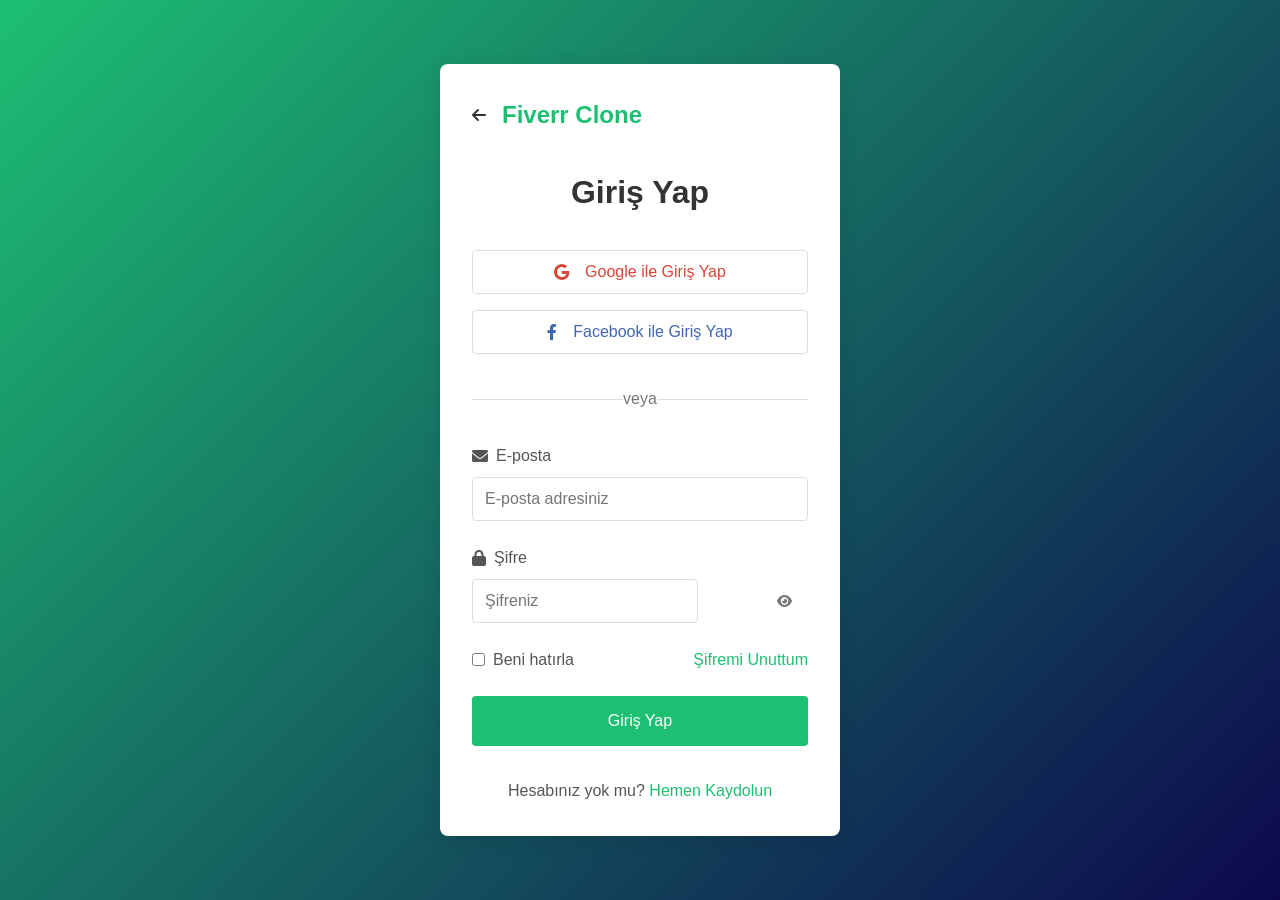
<file: login.html>
<!DOCTYPE html>
<html lang="tr">
<head>
    <meta charset="UTF-8">
    <meta name="viewport" content="width=device-width, initial-scale=1.0">
    <title>Giriş Yap - Fiverr Clone</title>
    <link rel="stylesheet" href="style.css">
    <link rel="stylesheet" href="auth.css">
    <link rel="stylesheet" href="https://cdnjs.cloudflare.com/ajax/libs/font-awesome/6.0.0/css/all.min.css">
</head>
<body>
    <div class="auth-container">
        <div class="auth-box">
            <a href="index.html" class="logo-link">
                <i class="fas fa-arrow-left"></i>
                <span class="logo-text">Fiverr Clone</span>
            </a>
            
            <h1>Giriş Yap</h1>
            
            <div class="social-login">
                <button class="social-btn google">
                    <i class="fab fa-google"></i>
                    Google ile Giriş Yap
                </button>
                <button class="social-btn facebook">
                    <i class="fab fa-facebook-f"></i>
                    Facebook ile Giriş Yap
                </button>
            </div>

            <div class="divider">
                <span>veya</span>
            </div>

            <form class="auth-form">
                <div class="form-group">
                    <label for="email">
                        <i class="fas fa-envelope"></i>
                        E-posta
                    </label>
                    <input type="email" id="email" required placeholder="E-posta adresiniz">
                </div>

                <div class="form-group">
                    <label for="password">
                        <i class="fas fa-lock"></i>
                        Şifre
                    </label>
                    <div class="password-input">
                        <input type="password" id="password" required placeholder="Şifreniz">
                        <button type="button" class="toggle-password">
                            <i class="fas fa-eye"></i>
                        </button>
                    </div>
                </div>

                <div class="form-options">
                    <label class="remember-me">
                        <input type="checkbox">
                        <span>Beni hatırla</span>
                    </label>
                    <a href="#" class="forgot-password">Şifremi Unuttum</a>
                </div>

                <button type="submit" class="btn-auth">Giriş Yap</button>
            </form>

            <p class="auth-footer">
                Hesabınız yok mu? <a href="register.html">Hemen Kaydolun</a>
            </p>
        </div>
    </div>

    <script>
        // Şifre göster/gizle
        const togglePassword = document.querySelector('.toggle-password');
        const passwordInput = document.querySelector('#password');

        togglePassword.addEventListener('click', function() {
            const type = passwordInput.getAttribute('type') === 'password' ? 'text' : 'password';
            passwordInput.setAttribute('type', type);
            this.querySelector('i').classList.toggle('fa-eye');
            this.querySelector('i').classList.toggle('fa-eye-slash');
        });
    </script>
</body>
</html>
</file>
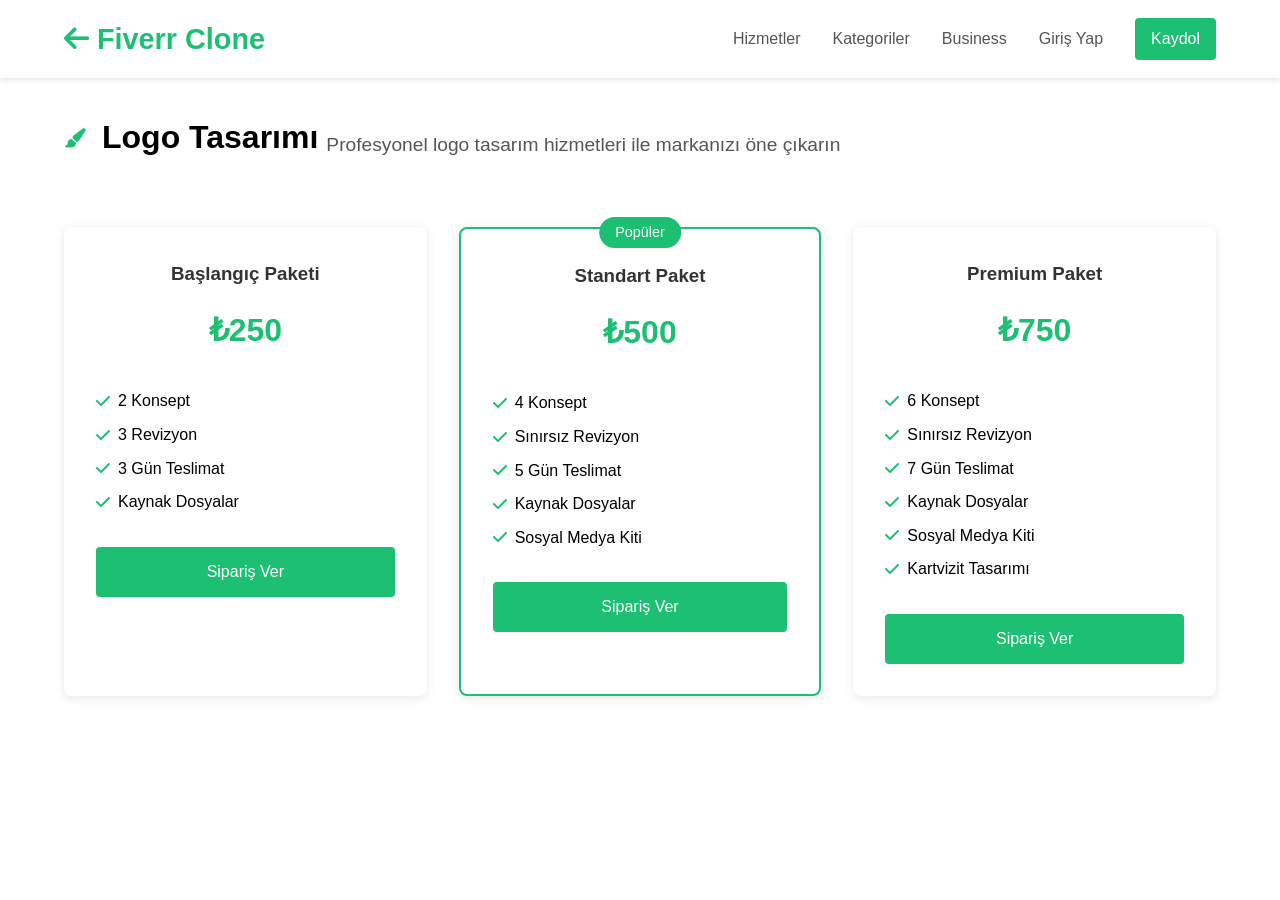
<file: logo-design.html>
<!DOCTYPE html>
<html lang="tr">
<head>
    <meta charset="UTF-8">
    <meta name="viewport" content="width=device-width, initial-scale=1.0">
    <title>Logo Tasarımı - Fiverr Clone</title>
    <link rel="stylesheet" href="../style.css">
    <link rel="stylesheet" href="services.css">
    <link rel="stylesheet" href="https://cdnjs.cloudflare.com/ajax/libs/font-awesome/6.0.0/css/all.min.css">
</head>
<body>
    <header>
        <nav class="navbar">
            <div class="logo">
                <a href="../index.html"><i class="fas fa-arrow-left"></i> Fiverr Clone</a>
            </div>
            <div class="nav-links">
                <a href="../index.html#services" class="nav-item">Hizmetler</a>
                <a href="../index.html#categories" class="nav-item">Kategoriler</a>
                <a href="../index.html#business" class="nav-item">Business</a>
                <a href="login.html" class="nav-item">Giriş Yap</a>
                <a href="register.html" class="nav-item btn-join">Kaydol</a>
            </div>
        </nav>
    </header>

    <main class="service-detail">
        <div class="service-header">
            <div class="service-title">
                <i class="fas fa-paint-brush service-icon"></i>
                <h1>Logo Tasarımı</h1>
            </div>
            <p class="service-description">Profesyonel logo tasarım hizmetleri ile markanızı öne çıkarın</p>
        </div>

        <div class="service-packages">
            <div class="package-card">
                <h3>Başlangıç Paketi</h3>
                <div class="price">₺250</div>
                <ul>
                    <li><i class="fas fa-check"></i> 2 Konsept</li>
                    <li><i class="fas fa-check"></i> 3 Revizyon</li>
                    <li><i class="fas fa-check"></i> 3 Gün Teslimat</li>
                    <li><i class="fas fa-check"></i> Kaynak Dosyalar</li>
                </ul>
                <button class="btn-order">Sipariş Ver</button>
            </div>

            <div class="package-card featured">
                <div class="featured-label">Popüler</div>
                <h3>Standart Paket</h3>
                <div class="price">₺500</div>
                <ul>
                    <li><i class="fas fa-check"></i> 4 Konsept</li>
                    <li><i class="fas fa-check"></i> Sınırsız Revizyon</li>
                    <li><i class="fas fa-check"></i> 5 Gün Teslimat</li>
                    <li><i class="fas fa-check"></i> Kaynak Dosyalar</li>
                    <li><i class="fas fa-check"></i> Sosyal Medya Kiti</li>
                </ul>
                <button class="btn-order">Sipariş Ver</button>
            </div>

            <div class="package-card">
                <h3>Premium Paket</h3>
                <div class="price">₺750</div>
                <ul>
                    <li><i class="fas fa-check"></i> 6 Konsept</li>
                    <li><i class="fas fa-check"></i> Sınırsız Revizyon</li>
                    <li><i class="fas fa-check"></i> 7 Gün Teslimat</li>
                    <li><i class="fas fa-check"></i> Kaynak Dosyalar</li>
                    <li><i class="fas fa-check"></i> Sosyal Medya Kiti</li>
                    <li><i class="fas fa-check"></i> Kartvizit Tasarımı</li>
                </ul>
                <button class="btn-order">Sipariş Ver</button>
            </div>
        </div>
    </main>
</body>
</html>
</file>
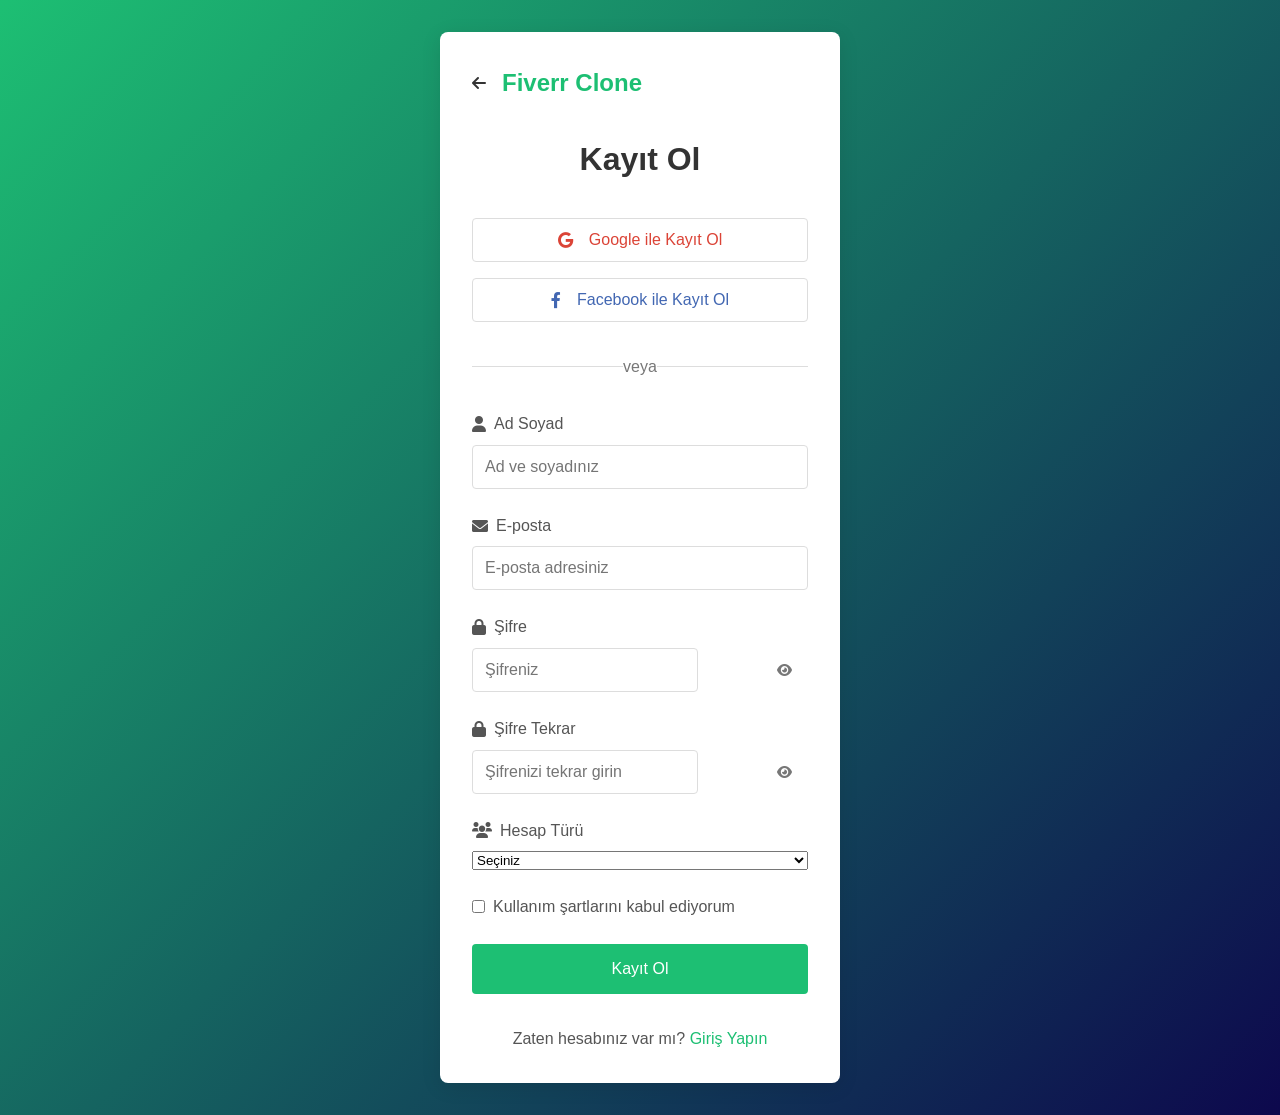
<file: register.html>
<!DOCTYPE html>
<html lang="tr">
<head>
    <meta charset="UTF-8">
    <meta name="viewport" content="width=device-width, initial-scale=1.0">
    <title>Kayıt Ol - Fiverr Clone</title>
    <link rel="stylesheet" href="style.css">
    <link rel="stylesheet" href="auth.css">
    <link rel="stylesheet" href="https://cdnjs.cloudflare.com/ajax/libs/font-awesome/6.0.0/css/all.min.css">
</head>
<body>
    <div class="auth-container">
        <div class="auth-box">
            <a href="index.html" class="logo-link">
                <i class="fas fa-arrow-left"></i>
                <span class="logo-text">Fiverr Clone</span>
            </a>
            
            <h1>Kayıt Ol</h1>
            
            <div class="social-login">
                <button class="social-btn google">
                    <i class="fab fa-google"></i>
                    Google ile Kayıt Ol
                </button>
                <button class="social-btn facebook">
                    <i class="fab fa-facebook-f"></i>
                    Facebook ile Kayıt Ol
                </button>
            </div>

            <div class="divider">
                <span>veya</span>
            </div>

            <form class="auth-form">
                <div class="form-group">
                    <label for="fullname">
                        <i class="fas fa-user"></i>
                        Ad Soyad
                    </label>
                    <input type="text" id="fullname" required placeholder="Ad ve soyadınız">
                </div>

                <div class="form-group">
                    <label for="email">
                        <i class="fas fa-envelope"></i>
                        E-posta
                    </label>
                    <input type="email" id="email" required placeholder="E-posta adresiniz">
                </div>

                <div class="form-group">
                    <label for="password">
                        <i class="fas fa-lock"></i>
                        Şifre
                    </label>
                    <div class="password-input">
                        <input type="password" id="password" required placeholder="Şifreniz">
                        <button type="button" class="toggle-password">
                            <i class="fas fa-eye"></i>
                        </button>
                    </div>
                </div>

                <div class="form-group">
                    <label for="password-confirm">
                        <i class="fas fa-lock"></i>
                        Şifre Tekrar
                    </label>
                    <div class="password-input">
                        <input type="password" id="password-confirm" required placeholder="Şifrenizi tekrar girin">
                        <button type="button" class="toggle-password">
                            <i class="fas fa-eye"></i>
                        </button>
                    </div>
                </div>

                <div class="form-group">
                    <label for="user-type">
                        <i class="fas fa-users"></i>
                        Hesap Türü
                    </label>
                    <select id="user-type" required>
                        <option value="">Seçiniz</option>
                        <option value="buyer">Hizmet Almak İstiyorum</option>
                        <option value="seller">Hizmet Vermek İstiyorum</option>
                    </select>
                </div>

                <div class="form-options">
                    <label class="remember-me">
                        <input type="checkbox" required>
                        <span>Kullanım şartlarını kabul ediyorum</span>
                    </label>
                </div>

                <button type="submit" class="btn-auth">Kayıt Ol</button>
            </form>

            <p class="auth-footer">
                Zaten hesabınız var mı? <a href="login.html">Giriş Yapın</a>
            </p>
        </div>
    </div>

    <script>
        // Şifre göster/gizle
        document.querySelectorAll('.toggle-password').forEach(button => {
            button.addEventListener('click', function() {
                const input = this.parentElement.querySelector('input');
                const type = input.getAttribute('type') === 'password' ? 'text' : 'password';
                input.setAttribute('type', type);
                this.querySelector('i').classList.toggle('fa-eye');
                this.querySelector('i').classList.toggle('fa-eye-slash');
            });
        });

        // Form doğrulama
        const form = document.querySelector('.auth-form');
        form.addEventListener('submit', function(e) {
            e.preventDefault();
            const password = document.querySelector('#password').value;
            const passwordConfirm = document.querySelector('#password-confirm').value;

            if (password !== passwordConfirm) {
                alert('Şifreler eşleşmiyor!');
                return;
            }

            // Burada kayıt işlemi yapılacak
            alert('Kayıt başarılı!');
            window.location.href = 'login.html';
        });
    </script>
</body>
</html>
</file>
<file: style.css>
/* Genel Stiller */
* {
    margin: 0;
    padding: 0;
    box-sizing: border-box;
    font-family: 'Segoe UI', Tahoma, Geneva, Verdana, sans-serif;
}

body {
    line-height: 1.6;
}

/* Navbar Stili */
.navbar {
    display: flex;
    justify-content: space-between;
    align-items: center;
    padding: 1rem 5%;
    background-color: white;
    box-shadow: 0 2px 5px rgba(0,0,0,0.1);
    position: fixed;
    width: 100%;
    top: 0;
    z-index: 1000;
}

.logo a {
    color: #1dbf73;
    text-decoration: none;
    font-size: 1.8rem;
    font-weight: bold;
}

.nav-links {
    display: flex;
    gap: 2rem;
    align-items: center;
}

.nav-item {
    text-decoration: none;
    color: #555;
    font-weight: 500;
    transition: color 0.3s;
}

.nav-item:hover {
    color: #1dbf73;
}

.btn-join {
    background-color: #1dbf73;
    color: white !important;
    padding: 0.5rem 1rem;
    border-radius: 4px;
    transition: background-color 0.3s;
}

.btn-join:hover {
    background-color: #18a864;
}

.mobile-menu {
    display: none;
    font-size: 1.5rem;
    cursor: pointer;
}

/* Hero Bölümü */
.hero {
    background: linear-gradient(rgba(0,0,0,0.5), rgba(0,0,0,0.5)), url('https://fiverr-res.cloudinary.com/q_auto,f_auto,w_1400,dpr_1.0/v1/attachments/generic_asset/asset/50218c41d277f7d85feeaf3fed2e70b1-1599072608122/bg-hero-1-1792-x1.png');
    background-size: cover;
    background-position: center;
    height: 600px;
    display: flex;
    align-items: center;
    justify-content: center;
    text-align: center;
    color: white;
    margin-top: 60px;
}

.hero-content {
    max-width: 800px;
    padding: 2rem;
}

.hero h1 {
    font-size: 3rem;
    margin-bottom: 1rem;
}

.search-box {
    margin-top: 2rem;
    display: flex;
    justify-content: center;
    gap: 0.5rem;
}

.search-box input {
    padding: 1rem;
    width: 60%;
    border: none;
    border-radius: 4px;
    font-size: 1rem;
}

.search-btn {
    background-color: #1dbf73;
    color: white;
    border: none;
    padding: 1rem 2rem;
    border-radius: 4px;
    cursor: pointer;
    font-size: 1rem;
    transition: background-color 0.3s;
}

.search-btn:hover {
    background-color: #18a864;
}

/* Hizmetler Bölümü */
.services {
    padding: 4rem 5%;
    background-color: #f5f5f5;
}

.service-slider {
    display: flex;
    gap: 2rem;
    overflow-x: auto;
    padding: 2rem 0;
    scrollbar-width: none;
}

.service-slider::-webkit-scrollbar {
    display: none;
}

.service-card {
    min-width: 300px;
    background: white;
    border-radius: 8px;
    overflow: hidden;
    box-shadow: 0 2px 10px rgba(0,0,0,0.1);
    transition: transform 0.3s;
    text-decoration: none;
    color: inherit;
}

.service-card:hover {
    transform: translateY(-5px);
}

.service-card img {
    width: 100%;
    height: 200px;
    object-fit: cover;
}

.service-info {
    padding: 1rem;
}

.service-header {
    display: flex;
    align-items: center;
    gap: 0.5rem;
    margin-bottom: 0.5rem;
}

.service-header i {
    color: #1dbf73;
    font-size: 1.2rem;
}

.service-info h3 {
    color: #333;
    margin-bottom: 0.5rem;
}

.service-info p {
    color: #1dbf73;
    font-weight: 500;
}

/* Kategoriler */
.categories {
    padding: 4rem 5%;
}

.categories h2 {
    text-align: center;
    margin-bottom: 2rem;
    color: #333;
}

.category-grid {
    display: grid;
    grid-template-columns: repeat(auto-fit, minmax(250px, 1fr));
    gap: 2rem;
}

.category-card {
    text-align: center;
    padding: 1rem;
    border-radius: 8px;
    box-shadow: 0 2px 10px rgba(0,0,0,0.1);
    transition: transform 0.3s;
    text-decoration: none;
    color: inherit;
}

.category-card:hover {
    transform: translateY(-5px);
}

.category-card img {
    width: 100%;
    border-radius: 4px;
    margin-bottom: 1rem;
}

.category-card h3 {
    color: #333;
}

/* Business Section */
.business {
    background-color: #0d084d;
    color: white;
    padding: 4rem 5%;
}

.business-content {
    display: flex;
    align-items: center;
    gap: 4rem;
    max-width: 1200px;
    margin: 0 auto;
}

.business-text {
    flex: 1;
}

.business-text h2 {
    font-size: 2.5rem;
    margin-bottom: 1rem;
}

.business-text h3 {
    font-size: 1.5rem;
    margin-bottom: 2rem;
    color: #1dbf73;
}

.business-text ul {
    list-style: none;
    margin-bottom: 2rem;
}

.business-text ul li {
    margin-bottom: 1rem;
    display: flex;
    align-items: center;
    gap: 1rem;
}

.business-text ul li i {
    color: #1dbf73;
}

.btn-business {
    display: inline-block;
    background-color: #1dbf73;
    color: white;
    text-decoration: none;
    padding: 1rem 2rem;
    border-radius: 4px;
    transition: background-color 0.3s;
}

.btn-business:hover {
    background-color: #18a864;
}

.business-image {
    flex: 1;
}

.business-image img {
    width: 100%;
    border-radius: 8px;
}

/* İstatistikler */
.stats {
    padding: 4rem 5%;
    background-color: #f5f5f5;
}

.stats-container {
    display: flex;
    justify-content: space-around;
    max-width: 1200px;
    margin: 0 auto;
}

.stat-item {
    text-align: center;
}

.stat-item h3 {
    font-size: 2.5rem;
    color: #1dbf73;
    margin-bottom: 0.5rem;
}

.stat-item p {
    color: #555;
    font-weight: 500;
}

/* Footer */
footer {
    background-color: #333;
    color: white;
    padding: 4rem 5% 2rem;
}

.footer-content {
    display: grid;
    grid-template-columns: repeat(auto-fit, minmax(200px, 1fr));
    gap: 2rem;
    margin-bottom: 2rem;
}

.footer-section h4 {
    margin-bottom: 1rem;
    color: #1dbf73;
}

.footer-section ul {
    list-style: none;
}

.footer-section ul li {
    margin-bottom: 0.5rem;
}

.footer-section ul li a {
    color: #ccc;
    text-decoration: none;
    transition: color 0.3s;
}

.footer-section ul li a:hover {
    color: #1dbf73;
}

.social-links {
    display: flex;
    gap: 1rem;
}

.social-links a {
    color: white;
    background-color: #555;
    width: 35px;
    height: 35px;
    border-radius: 50%;
    display: flex;
    align-items: center;
    justify-content: center;
    text-decoration: none;
    transition: background-color 0.3s;
}

.social-links a:hover {
    background-color: #1dbf73;
}

.footer-bottom {
    text-align: center;
    padding-top: 2rem;
    border-top: 1px solid #555;
}

.footer-info {
    display: flex;
    justify-content: space-between;
    align-items: center;
    flex-wrap: wrap;
    gap: 1rem;
}

.footer-links {
    display: flex;
    gap: 2rem;
}

.footer-links a {
    color: #ccc;
    text-decoration: none;
    transition: color 0.3s;
}

.footer-links a:hover {
    color: #1dbf73;
}

/* Responsive Tasarım */
@media (max-width: 768px) {
    .mobile-menu {
        display: block;
    }

    .nav-links {
        display: none;
        position: absolute;
        top: 100%;
        left: 0;
        width: 100%;
        background-color: white;
        padding: 1rem;
        flex-direction: column;
        text-align: center;
        box-shadow: 0 2px 5px rgba(0,0,0,0.1);
    }

    .nav-links.active {
        display: flex;
    }

    .hero h1 {
        font-size: 2rem;
    }

    .search-box {
        flex-direction: column;
    }

    .search-box input {
        width: 100%;
    }

    .business-content {
        flex-direction: column;
    }

    .stats-container {
        flex-direction: column;
        gap: 2rem;
    }

    .footer-info {
        flex-direction: column;
        text-align: center;
    }

    .footer-links {
        justify-content: center;
    }
}
</file>
<file: auth.css>
.auth-container {
    min-height: 100vh;
    display: flex;
    align-items: center;
    justify-content: center;
    background: linear-gradient(135deg, #1dbf73 0%, #0d084d 100%);
    padding: 2rem;
}

.auth-box {
    background: white;
    border-radius: 8px;
    padding: 2rem;
    width: 100%;
    max-width: 400px;
    box-shadow: 0 4px 20px rgba(0,0,0,0.1);
}

.logo-link {
    display: flex;
    align-items: center;
    gap: 1rem;
    text-decoration: none;
    color: #333;
    margin-bottom: 2rem;
}

.logo-text {
    font-size: 1.5rem;
    font-weight: bold;
    color: #1dbf73;
}

.auth-box h1 {
    text-align: center;
    margin-bottom: 2rem;
    color: #333;
}

.social-login {
    display: flex;
    flex-direction: column;
    gap: 1rem;
    margin-bottom: 2rem;
}

.social-btn {
    display: flex;
    align-items: center;
    justify-content: center;
    gap: 1rem;
    padding: 0.75rem;
    border: 1px solid #ddd;
    border-radius: 4px;
    background: white;
    cursor: pointer;
    transition: background-color 0.3s;
    font-size: 1rem;
}

.social-btn.google {
    color: #DB4437;
}

.social-btn.facebook {
    color: #4267B2;
}

.social-btn:hover {
    background: #f5f5f5;
}

.divider {
    text-align: center;
    margin: 2rem 0;
    position: relative;
}

.divider::before,
.divider::after {
    content: '';
    position: absolute;
    top: 50%;
    width: 45%;
    height: 1px;
    background: #ddd;
}

.divider::before {
    left: 0;
}

.divider::after {
    right: 0;
}

.divider span {
    background: white;
    padding: 0 1rem;
    color: #777;
}

.auth-form {
    display: flex;
    flex-direction: column;
    gap: 1.5rem;
}

.form-group {
    display: flex;
    flex-direction: column;
    gap: 0.5rem;
}

.form-group label {
    display: flex;
    align-items: center;
    gap: 0.5rem;
    color: #555;
}

.form-group input {
    padding: 0.75rem;
    border: 1px solid #ddd;
    border-radius: 4px;
    font-size: 1rem;
}

.password-input {
    position: relative;
}

.toggle-password {
    position: absolute;
    right: 1rem;
    top: 50%;
    transform: translateY(-50%);
    background: none;
    border: none;
    color: #777;
    cursor: pointer;
}

.form-options {
    display: flex;
    justify-content: space-between;
    align-items: center;
}

.remember-me {
    display: flex;
    align-items: center;
    gap: 0.5rem;
    color: #555;
}

.forgot-password {
    color: #1dbf73;
    text-decoration: none;
}

.forgot-password:hover {
    text-decoration: underline;
}

.btn-auth {
    background: #1dbf73;
    color: white;
    padding: 1rem;
    border: none;
    border-radius: 4px;
    font-size: 1rem;
    cursor: pointer;
    transition: background-color 0.3s;
}

.btn-auth:hover {
    background: #18a864;
}

.auth-footer {
    text-align: center;
    margin-top: 2rem;
    color: #555;
}

.auth-footer a {
    color: #1dbf73;
    text-decoration: none;
}

.auth-footer a:hover {
    text-decoration: underline;
}

@media (max-width: 480px) {
    .auth-container {
        padding: 1rem;
    }

    .auth-box {
        padding: 1.5rem;
    }
}
</file>
<file: services.css>
.service-detail {
    margin-top: 80px;
    padding: 2rem 5%;
}

.service-header {
    text-align: center;
    margin-bottom: 3rem;
}

.service-title {
    display: flex;
    align-items: center;
    justify-content: center;
    gap: 1rem;
    margin-bottom: 1rem;
}

.service-icon {
    font-size: 2rem;
    color: #1dbf73;
}

.service-description {
    color: #555;
    font-size: 1.2rem;
}

.service-packages {
    display: grid;
    grid-template-columns: repeat(auto-fit, minmax(300px, 1fr));
    gap: 2rem;
    max-width: 1200px;
    margin: 0 auto;
}

.package-card {
    background: white;
    border-radius: 8px;
    padding: 2rem;
    box-shadow: 0 2px 10px rgba(0,0,0,0.1);
    position: relative;
    transition: transform 0.3s;
}

.package-card:hover {
    transform: translateY(-5px);
}

.package-card.featured {
    border: 2px solid #1dbf73;
}

.featured-label {
    position: absolute;
    top: -12px;
    left: 50%;
    transform: translateX(-50%);
    background: #1dbf73;
    color: white;
    padding: 0.25rem 1rem;
    border-radius: 20px;
    font-size: 0.9rem;
}

.package-card h3 {
    text-align: center;
    margin-bottom: 1rem;
    color: #333;
}

.price {
    text-align: center;
    font-size: 2rem;
    font-weight: bold;
    color: #1dbf73;
    margin-bottom: 2rem;
}

.package-card ul {
    list-style: none;
    margin-bottom: 2rem;
}

.package-card ul li {
    margin-bottom: 0.5rem;
    display: flex;
    align-items: center;
    gap: 0.5rem;
}

.package-card ul li i {
    color: #1dbf73;
}

.btn-order {
    width: 100%;
    background: #1dbf73;
    color: white;
    border: none;
    padding: 1rem;
    border-radius: 4px;
    font-size: 1rem;
    cursor: pointer;
    transition: background-color 0.3s;
}

.btn-order:hover {
    background: #18a864;
}

@media (max-width: 768px) {
    .service-packages {
        grid-template-columns: 1fr;
    }
}

/* Yorumlar Bölümü */
.reviews {
    margin-top: 4rem;
    padding: 2rem;
    background: #f5f5f5;
    border-radius: 8px;
}

.reviews h2 {
    text-align: center;
    margin-bottom: 2rem;
    color: #333;
}

.review-list {
    display: grid;
    grid-template-columns: repeat(auto-fit, minmax(300px, 1fr));
    gap: 2rem;
    margin-bottom: 3rem;
}

.review-card {
    background: white;
    padding: 1.5rem;
    border-radius: 8px;
    box-shadow: 0 2px 10px rgba(0,0,0,0.1);
}

.review-header {
    display: flex;
    align-items: center;
    gap: 1rem;
    margin-bottom: 1rem;
}

.user-avatar {
    width: 50px;
    height: 50px;
    border-radius: 50%;
    object-fit: cover;
}

.review-info h4 {
    margin-bottom: 0.25rem;
    color: #333;
}

.rating {
    color: #ffc107;
}

.review-text {
    color: #555;
    line-height: 1.6;
}

/* Yorum Formu */
.review-form {
    background: white;
    padding: 2rem;
    border-radius: 8px;
    box-shadow: 0 2px 10px rgba(0,0,0,0.1);
}

.review-form h3 {
    margin-bottom: 1.5rem;
    color: #333;
}

.rating-input {
    display: flex;
    gap: 0.5rem;
    font-size: 1.5rem;
    color: #ffc107;
    margin-bottom: 1rem;
}

.rating-input i {
    cursor: pointer;
}

.review-form textarea {
    width: 100%;
    padding: 0.75rem;
    border: 1px solid #ddd;
    border-radius: 4px;
    resize: vertical;
    font-family: inherit;
}

.btn-submit {
    background: #1dbf73;
    color: white;
    border: none;
    padding: 0.75rem 1.5rem;
    border-radius: 4px;
    cursor: pointer;
    transition: background-color 0.3s;
}

.btn-submit:hover {
    background: #18a864;
}

@media (max-width: 768px) {
    .review-list {
        grid-template-columns: 1fr;
    }
}
</file>
